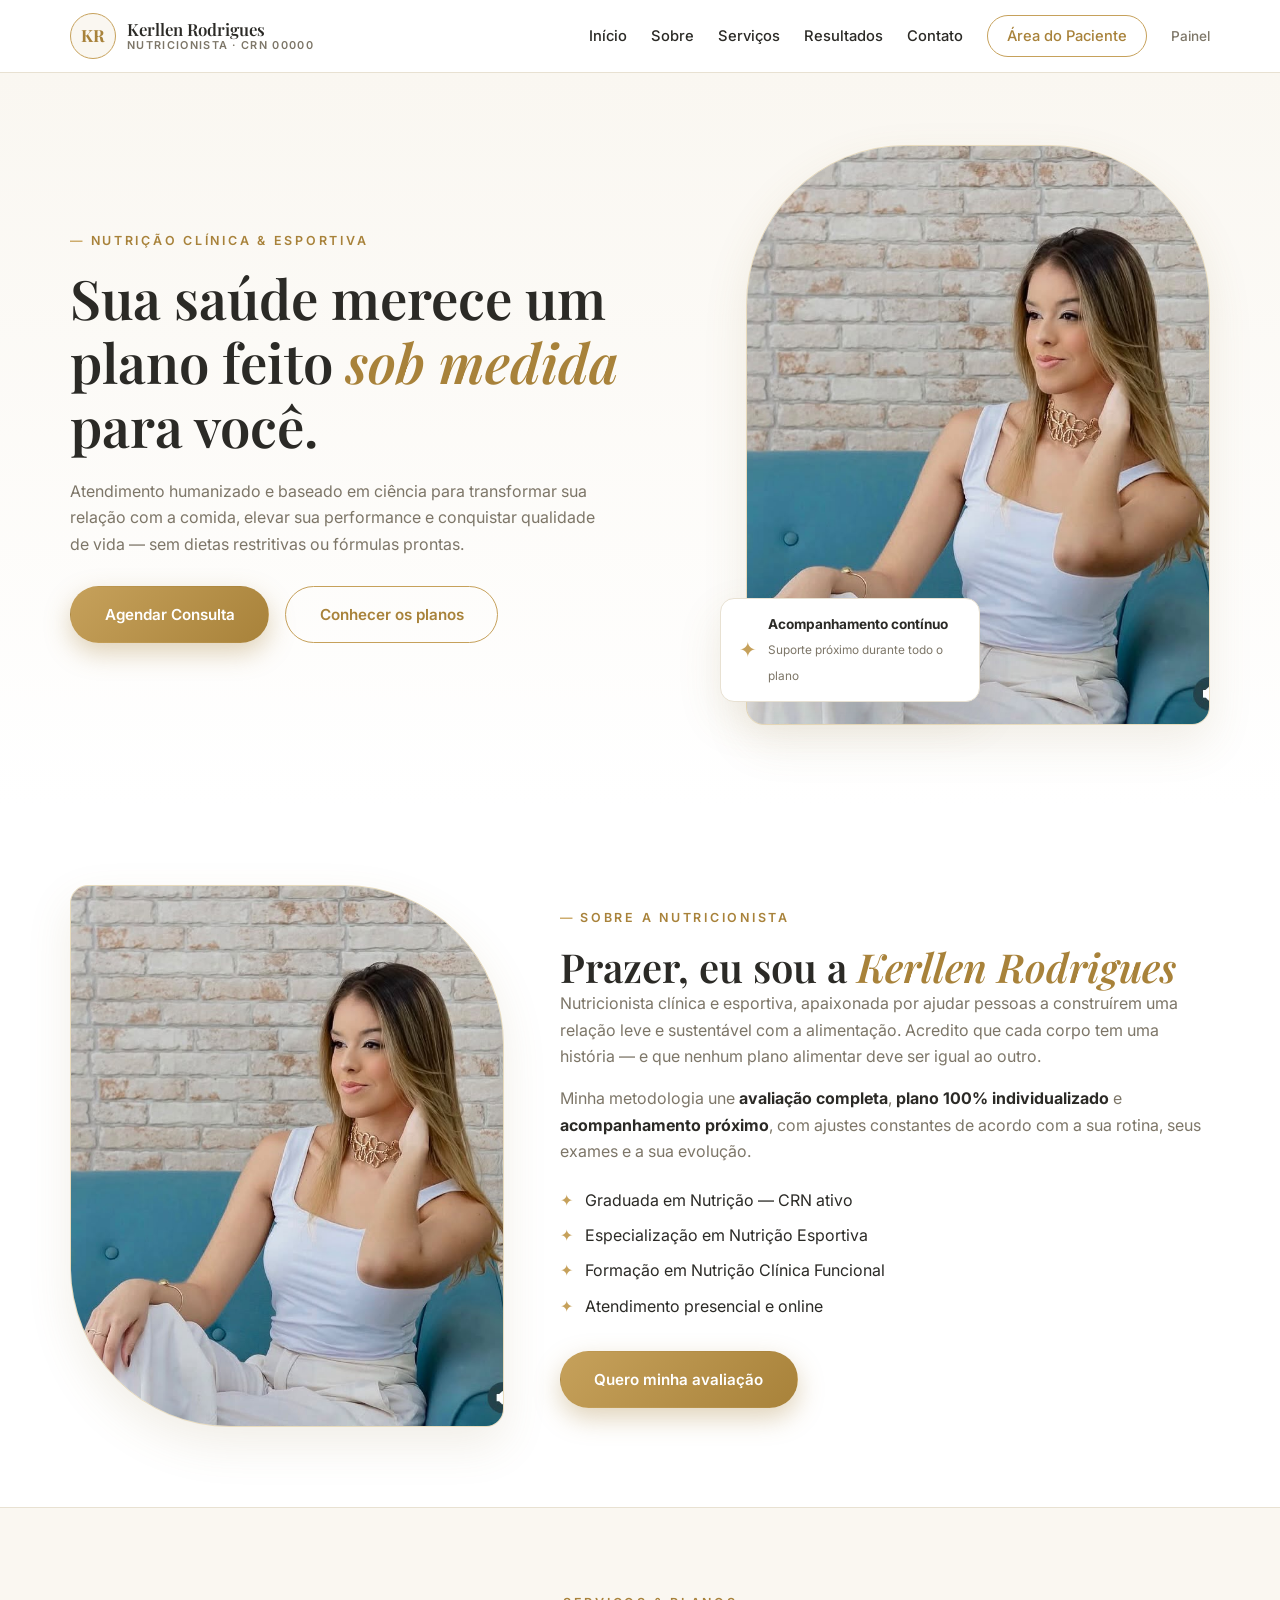
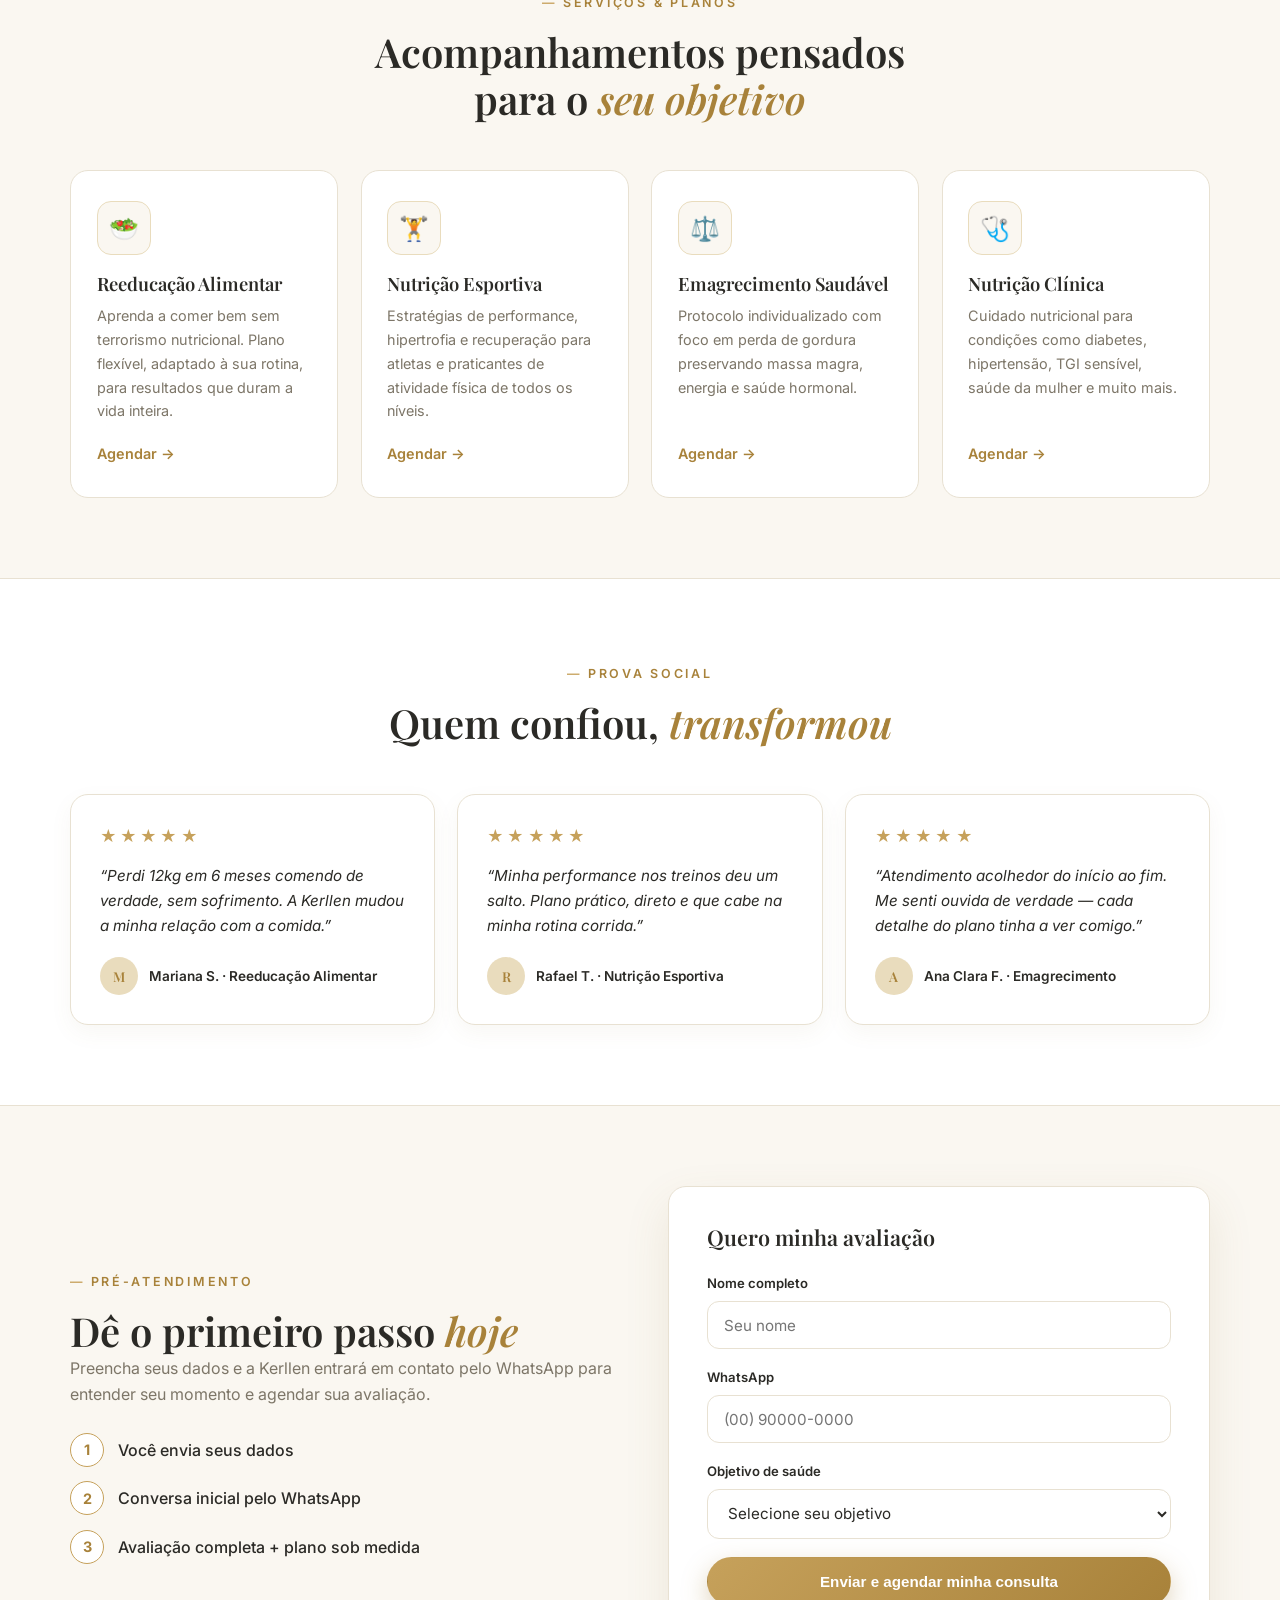
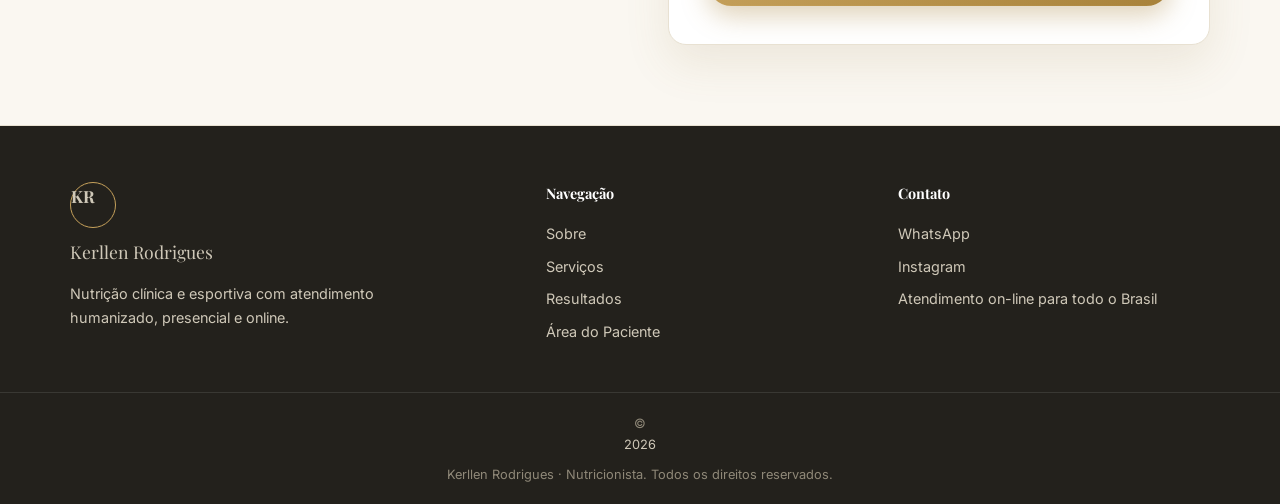
<file: index.html>
<!DOCTYPE html>
<html lang="pt-BR">
<head>
  <meta charset="UTF-8">
  <meta name="viewport" content="width=device-width, initial-scale=1.0">
  <title>Kerllen Rodrigues · Nutrição Clínica e Esportiva</title>
  <meta name="description" content="Nutrição clínica e esportiva personalizada. Agende sua avaliação com a nutricionista Kerllen Rodrigues.">
  <link rel="preconnect" href="https://fonts.googleapis.com">
  <link rel="preconnect" href="https://fonts.gstatic.com" crossorigin>
  <link href="https://fonts.googleapis.com/css2?family=Playfair+Display:ital,wght@0,400;0,500;0,600;0,700;1,400&family=Inter:wght@300;400;500;600;700&display=swap" rel="stylesheet">
  <link rel="stylesheet" href="css/style.css">
</head>
<body>

  <!-- ===== HEADER ===== -->
  <header class="header" id="header">
    <div class="container header__inner">
      <a href="#inicio" class="logo">
        <span class="logo__mark">KR</span>
        <span class="logo__text">Kerllen Rodrigues<em>Nutricionista · CRN 00000</em></span>
      </a>
      <nav class="nav" id="nav">
        <a href="#inicio">Início</a>
        <a href="#sobre">Sobre</a>
        <a href="#servicos">Serviços</a>
        <a href="#depoimentos">Resultados</a>
        <a href="#contato">Contato</a>
        <a href="anamnese.html" class="nav__patient">Área do Paciente</a>
        <a href="login.html" class="nav__panel">Painel</a>
      </nav>
      <button class="hamburger" id="hamburger" aria-label="Abrir menu">
        <span></span><span></span><span></span>
      </button>
    </div>
  </header>

  <!-- ===== HERO ===== -->
  <section class="hero" id="inicio">
    <div class="container hero__grid">
      <div class="hero__content reveal">
        <span class="eyebrow">Nutrição Clínica &amp; Esportiva</span>
        <h1>Sua saúde merece um plano feito <em>sob medida</em> para você.</h1>
        <p>Atendimento humanizado e baseado em ciência para transformar sua relação com a comida, elevar sua performance e conquistar qualidade de vida — sem dietas restritivas ou fórmulas prontas.</p>
        <div class="hero__actions">
          <a href="#contato" class="btn btn--gold">Agendar Consulta</a>
          <a href="#servicos" class="btn btn--ghost">Conhecer os planos</a>
        </div>

      </div>
      <div class="hero__photo reveal">
        <div class="photo-frame">
          <img src="assets/kerllen.jpg" alt="Nutricionista Kerllen Rodrigues" onerror="this.closest('.photo-frame').classList.add('photo-frame--missing')">
          <div class="photo-frame__fallback"><span>KR</span><small>adicione a foto em<br>assets/kerllen.jpg</small></div>
        </div>
        <div class="hero__card">
          <span class="hero__card-icon">✦</span>
          <div><strong>Acompanhamento contínuo</strong><small>Suporte próximo durante todo o plano</small></div>
        </div>
      </div>
    </div>
  </section>

  <!-- ===== SOBRE ===== -->
  <section class="section sobre" id="sobre">
    <div class="container sobre__grid">
      <div class="sobre__photo reveal">
        <div class="photo-frame photo-frame--alt">
          <img src="assets/kerllen.jpg" alt="Kerllen Rodrigues em consultório" onerror="this.closest('.photo-frame').classList.add('photo-frame--missing')">
          <div class="photo-frame__fallback"><span>KR</span><small>adicione a foto em<br>assets/kerllen.jpg</small></div>
        </div>
      </div>
      <div class="sobre__content reveal">
        <span class="eyebrow">Sobre a Nutricionista</span>
        <h2>Prazer, eu sou a <em>Kerllen Rodrigues</em></h2>
        <p>Nutricionista clínica e esportiva, apaixonada por ajudar pessoas a construírem uma relação leve e sustentável com a alimentação. Acredito que cada corpo tem uma história — e que nenhum plano alimentar deve ser igual ao outro.</p>
        <p>Minha metodologia une <strong>avaliação completa</strong>, <strong>plano 100% individualizado</strong> e <strong>acompanhamento próximo</strong>, com ajustes constantes de acordo com a sua rotina, seus exames e a sua evolução.</p>
        <ul class="sobre__list">
          <li><span>✦</span> Graduada em Nutrição — CRN ativo</li>
          <li><span>✦</span> Especialização em Nutrição Esportiva</li>
          <li><span>✦</span> Formação em Nutrição Clínica Funcional</li>
          <li><span>✦</span> Atendimento presencial e online</li>
        </ul>
        <a href="anamnese.html" class="btn btn--gold">Quero minha avaliação</a>
      </div>
    </div>
  </section>

  <!-- ===== SERVIÇOS ===== -->
  <section class="section section--beige" id="servicos">
    <div class="container">
      <div class="section__head reveal">
        <span class="eyebrow">Serviços &amp; Planos</span>
        <h2>Acompanhamentos pensados para o <em>seu objetivo</em></h2>
      </div>
      <div class="cards">
        <article class="card reveal">
          <div class="card__icon">🥗</div>
          <h3>Reeducação Alimentar</h3>
          <p>Aprenda a comer bem sem terrorismo nutricional. Plano flexível, adaptado à sua rotina, para resultados que duram a vida inteira.</p>
          <a href="#contato" class="card__link">Agendar →</a>
        </article>
        <article class="card reveal">
          <div class="card__icon">🏋️</div>
          <h3>Nutrição Esportiva</h3>
          <p>Estratégias de performance, hipertrofia e recuperação para atletas e praticantes de atividade física de todos os níveis.</p>
          <a href="#contato" class="card__link">Agendar →</a>
        </article>
        <article class="card reveal">
          <div class="card__icon">⚖️</div>
          <h3>Emagrecimento Saudável</h3>
          <p>Protocolo individualizado com foco em perda de gordura preservando massa magra, energia e saúde hormonal.</p>
          <a href="#contato" class="card__link">Agendar →</a>
        </article>
        <article class="card reveal">
          <div class="card__icon">🩺</div>
          <h3>Nutrição Clínica</h3>
          <p>Cuidado nutricional para condições como diabetes, hipertensão, TGI sensível, saúde da mulher e muito mais.</p>
          <a href="#contato" class="card__link">Agendar →</a>
        </article>
      </div>
    </div>
  </section>

  <!-- ===== DEPOIMENTOS ===== -->
  <section class="section" id="depoimentos">
    <div class="container">
      <div class="section__head reveal">
        <span class="eyebrow">Prova Social</span>
        <h2>Quem confiou, <em>transformou</em></h2>
      </div>

      <div class="testimonials">
        <figure class="testimonial reveal">
          <div class="testimonial__stars">★★★★★</div>
          <blockquote>“Perdi 12kg em 6 meses comendo de verdade, sem sofrimento. A Kerllen mudou a minha relação com a comida.”</blockquote>
          <figcaption><span class="testimonial__avatar">M</span> Mariana S. · Reeducação Alimentar</figcaption>
        </figure>
        <figure class="testimonial reveal">
          <div class="testimonial__stars">★★★★★</div>
          <blockquote>“Minha performance nos treinos deu um salto. Plano prático, direto e que cabe na minha rotina corrida.”</blockquote>
          <figcaption><span class="testimonial__avatar">R</span> Rafael T. · Nutrição Esportiva</figcaption>
        </figure>
        <figure class="testimonial reveal">
          <div class="testimonial__stars">★★★★★</div>
          <blockquote>“Atendimento acolhedor do início ao fim. Me senti ouvida de verdade — cada detalhe do plano tinha a ver comigo.”</blockquote>
          <figcaption><span class="testimonial__avatar">A</span> Ana Clara F. · Emagrecimento</figcaption>
        </figure>
      </div>
    </div>
  </section>

  <!-- ===== LEAD / CONTATO ===== -->
  <section class="section section--beige" id="contato">
    <div class="container lead__grid">
      <div class="lead__content reveal">
        <span class="eyebrow">Pré-Atendimento</span>
        <h2>Dê o primeiro passo <em>hoje</em></h2>
        <p>Preencha seus dados e a Kerllen entrará em contato pelo WhatsApp para entender seu momento e agendar sua avaliação.</p>
        <ul class="lead__steps">
          <li><span>1</span> Você envia seus dados</li>
          <li><span>2</span> Conversa inicial pelo WhatsApp</li>
          <li><span>3</span> Avaliação completa + plano sob medida</li>
        </ul>
      </div>
      <form class="lead__form reveal" id="leadForm" novalidate>
        <h3>Quero minha avaliação</h3>
        <div class="field">
          <label for="leadNome">Nome completo</label>
          <input type="text" id="leadNome" name="nome" placeholder="Seu nome" required>
        </div>
        <div class="field">
          <label for="leadZap">WhatsApp</label>
          <input type="tel" id="leadZap" name="whatsapp" placeholder="(00) 90000-0000" required>
        </div>
        <div class="field">
          <label for="leadObjetivo">Objetivo de saúde</label>
          <select id="leadObjetivo" name="objetivo" required>
            <option value="" disabled selected>Selecione seu objetivo</option>
            <option>Emagrecimento</option>
            <option>Ganho de massa muscular</option>
            <option>Reeducação alimentar</option>
            <option>Performance esportiva</option>
            <option>Saúde e bem-estar geral</option>
            <option>Outro</option>
          </select>
        </div>
        <button type="submit" class="btn btn--gold btn--full">Enviar e agendar minha consulta</button>
        <p class="lead__ok" id="leadOk" hidden>✦ Recebido! Em instantes você será direcionado ao WhatsApp.</p>
      </form>
    </div>
  </section>

  <!-- ===== FOOTER ===== -->
  <footer class="footer">
    <div class="container footer__grid">
      <div>
        <a href="#inicio" class="logo logo--footer"><span class="logo__mark">KR</span> Kerllen Rodrigues</a>
        <p>Nutrição clínica e esportiva com atendimento humanizado, presencial e online.</p>
      </div>
      <div>
        <h4>Navegação</h4>
        <a href="#sobre">Sobre</a>
        <a href="#servicos">Serviços</a>
        <a href="#depoimentos">Resultados</a>
        <a href="anamnese.html">Área do Paciente</a>
      </div>
      <div>
        <h4>Contato</h4>
        <a href="#" id="footerZap">WhatsApp</a>
        <a href="#" target="_blank" rel="noopener">Instagram</a>
        <span>Atendimento on-line para todo o Brasil</span>
      </div>
    </div>
    <div class="footer__bar">© <span id="year"></span> Kerllen Rodrigues · Nutricionista. Todos os direitos reservados.</div>
  </footer>

  <script src="js/supabase.js"></script>
  <script src="js/main.js"></script>
</body>
</html>
</file>
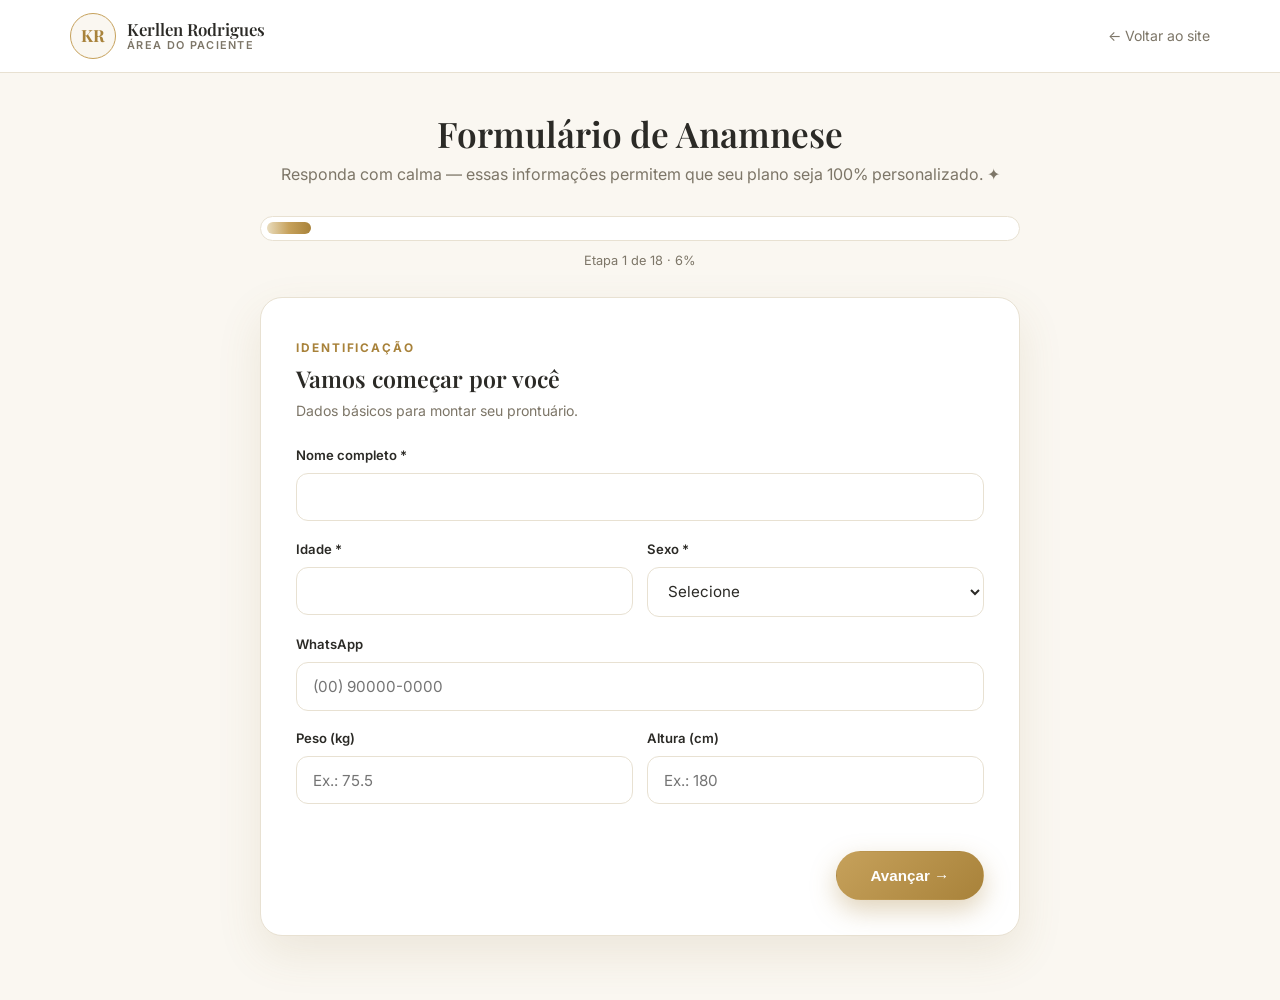
<file: anamnese.html>
<!DOCTYPE html>
<html lang="pt-BR">
<head>
  <meta charset="UTF-8">
  <meta name="viewport" content="width=device-width, initial-scale=1.0">
  <title>Anamnese · Kerllen Rodrigues Nutrição</title>
  <link rel="preconnect" href="https://fonts.googleapis.com">
  <link rel="preconnect" href="https://fonts.gstatic.com" crossorigin>
  <link href="https://fonts.googleapis.com/css2?family=Playfair+Display:wght@500;600;700&family=Inter:wght@300;400;500;600;700&display=swap" rel="stylesheet">
  <link rel="stylesheet" href="css/style.css">
  <link rel="stylesheet" href="css/app.css">
</head>
<body class="app-body">

  <header class="mini-header">
    <div class="container">
      <a href="index.html" class="logo">
        <span class="logo__mark">KR</span>
        <span class="logo__text">Kerllen Rodrigues<em>Área do Paciente</em></span>
      </a>
      <a href="index.html" class="back">← Voltar ao site</a>
    </div>
  </header>

  <div class="anamnese-wrap">
    <div class="anamnese-head">
      <h1>Formulário de Anamnese</h1>
      <p>Responda com calma — essas informações permitem que seu plano seja 100% personalizado. ✦</p>
    </div>

    <div class="progress"><div class="progress__bar" id="progressBar"></div></div>
    <p class="progress__label" id="progressLabel">Etapa 1</p>

    <form class="step-card" id="anamneseForm" novalidate>

      <section class="step" data-step="identificacao">
        <span class="step__tag">Identificação</span>
        <h2>Vamos começar por você</h2>
        <p class="step__hint">Dados básicos para montar seu prontuário.</p>
        <div class="field"><label>Nome completo *</label><input name="nome" required></div>
        <div class="field-row">
          <div class="field"><label>Idade *</label><input name="idade" type="number" min="1" max="120" required></div>
          <div class="field"><label>Sexo *</label>
            <select name="sexo" id="campoSexo" required>
              <option value="" disabled selected>Selecione</option>
              <option value="feminino">Feminino</option>
              <option value="masculino">Masculino</option>
            </select>
          </div>
        </div>
        <div class="field"><label>WhatsApp</label><input name="telefone" placeholder="(00) 90000-0000"></div>
        <div class="field-row">
          <div class="field"><label>Peso (kg)</label><input name="peso" type="number" step="0.1" min="1" placeholder="Ex.: 75.5"></div>
          <div class="field"><label>Altura (cm)</label><input name="altura" type="number" step="0.1" min="50" max="250" placeholder="Ex.: 180"></div>
        </div>
      </section>

      <section class="step" data-step="origem">
        <span class="step__tag">Etapa 1</span>
        <h2>Como você me conheceu?</h2>
        <div class="radio-group">
          <label><input type="radio" name="origem" value="Indicação"> Indicação de amigo(a) ou família</label>
          <label><input type="radio" name="origem" value="Instagram"> Instagram</label>
          <label><input type="radio" name="origem" value="Google"> Google / pesquisa na internet</label>
          <label><input type="radio" name="origem" value="Outro profissional"> Indicação de outro profissional de saúde</label>
          <label><input type="radio" name="origem" value="Outro"> Outro</label>
        </div>
      </section>

      <section class="step" data-step="rotina">
        <span class="step__tag">Etapa 2</span>
        <h2>Rotina e hábitos</h2>
        <div class="field-row">
          <div class="field"><label>Horário que acorda</label><input name="acorda" type="time"></div>
          <div class="field"><label>Horário que dorme</label><input name="dorme" type="time"></div>
        </div>
        <div class="field"><label>Horário de trabalho / estudo</label><input name="trabalho" placeholder="Ex.: 8h às 17h, escala 12x36…"></div>
        <div class="field"><label>Descreva brevemente um dia comum seu</label><textarea name="rotinaDia" rows="3" placeholder="Rotina, refeições, deslocamentos…"></textarea></div>
      </section>

      <section class="step" data-step="queixa">
        <span class="step__tag">Etapa 3</span>
        <h2>Queixa principal / objetivo</h2>
        <p class="step__hint">O que te trouxe até aqui?</p>
        <div class="field"><label>Motivo da consulta *</label><textarea name="queixa" rows="4" placeholder="Ex.: quero emagrecer, melhorar disposição, ganhar massa…" required></textarea></div>
      </section>

      <section class="step" data-step="tgi">
        <span class="step__tag">Etapa 4</span>
        <h2>Trato gastrointestinal</h2>
        <div class="field"><label>Como funciona seu intestino?</label>
          <select name="intestino">
            <option value="" disabled selected>Selecione</option>
            <option>Todos os dias, sem dificuldade</option>
            <option>Dia sim, dia não</option>
            <option>2x por semana ou menos (constipação)</option>
            <option>Muito solto / diarreia frequente</option>
          </select>
        </div>
        <p class="step__hint">Você sente com frequência:</p>
        <div class="check-group">
          <label><input type="checkbox" name="tgi" value="Azia / queimação"> Azia ou queimação</label>
          <label><input type="checkbox" name="tgi" value="Estufamento"> Estufamento / distensão abdominal</label>
          <label><input type="checkbox" name="tgi" value="Gases"> Excesso de gases</label>
          <label><input type="checkbox" name="tgi" value="Náuseas"> Náuseas</label>
          <label><input type="checkbox" name="tgi" value="Nenhum"> Nenhum desses</label>
        </div>
      </section>

      <section class="step" data-step="sono">
        <span class="step__tag">Etapa 5</span>
        <h2>Sono</h2>
        <div class="field"><label>Quantas horas você dorme por noite?</label>
          <select name="horasSono">
            <option value="" disabled selected>Selecione</option>
            <option>Menos de 5h</option><option>5 a 6h</option><option>7 a 8h</option><option>Mais de 8h</option>
          </select>
        </div>
        <div class="field"><label>Qualidade do sono</label>
          <div class="radio-group radio-group--inline">
            <label><input type="radio" name="qualidadeSono" value="Ótima"> Ótima</label>
            <label><input type="radio" name="qualidadeSono" value="Boa"> Boa</label>
            <label><input type="radio" name="qualidadeSono" value="Ruim"> Ruim</label>
            <label><input type="radio" name="qualidadeSono" value="Péssima"> Péssima</label>
          </div>
        </div>
        <div class="check-group">
          <label><input type="checkbox" name="sonoSintomas" value="Insônia"> Tenho insônia ou dificuldade para pegar no sono</label>
          <label><input type="checkbox" name="sonoSintomas" value="Acordo à noite"> Acordo várias vezes durante a noite</label>
          <label><input type="checkbox" name="sonoSintomas" value="Acordo cansado(a)"> Acordo cansado(a)</label>
        </div>
      </section>

      <section class="step" data-step="ansiedade">
        <span class="step__tag">Etapa 6</span>
        <h2>Ansiedade e estresse</h2>
        <div class="field"><label>Como você percebe seu nível de estresse/ansiedade?</label>
          <div class="radio-group radio-group--inline">
            <label><input type="radio" name="ansiedade" value="Baixo"> Baixo</label>
            <label><input type="radio" name="ansiedade" value="Moderado"> Moderado</label>
            <label><input type="radio" name="ansiedade" value="Alto"> Alto</label>
            <label><input type="radio" name="ansiedade" value="Muito alto"> Muito alto</label>
          </div>
        </div>
        <div class="field"><label>Em quais momentos você sente mais vontade de "descontar na comida"?</label><textarea name="compulsao" rows="3" placeholder="Ex.: à noite, fins de semana, após o trabalho…"></textarea></div>
      </section>

      <section class="step" data-step="ciclo" data-only-sexo="feminino">
        <span class="step__tag">Etapa 7</span>
        <h2>Ciclo menstrual</h2>
        <div class="field"><label>Seu ciclo é regular?</label>
          <div class="radio-group radio-group--inline">
            <label><input type="radio" name="cicloRegular" value="Sim"> Sim</label>
            <label><input type="radio" name="cicloRegular" value="Não"> Não</label>
            <label><input type="radio" name="cicloRegular" value="Não menstruo"> Não menstruo</label>
          </div>
        </div>
        <div class="check-group">
          <label><input type="checkbox" name="tpm" value="TPM intensa"> TPM intensa</label>
          <label><input type="checkbox" name="tpm" value="Cólicas fortes"> Cólicas fortes</label>
          <label><input type="checkbox" name="tpm" value="Compulsão na TPM"> Mais compulsão alimentar na TPM</label>
          <label><input type="checkbox" name="tpm" value="Inchaço"> Inchaço / retenção</label>
        </div>
        <div class="field"><label>Usa anticoncepcional? Qual?</label><input name="anticoncepcional" placeholder="Ex.: pílula, DIU, nenhum…"></div>
      </section>

      <section class="step" data-step="cabelo">
        <span class="step__tag">Etapa 8</span>
        <h2>Cabelo, pele e unhas</h2>
        <div class="check-group">
          <label><input type="checkbox" name="cpu" value="Queda de cabelo"> Queda de cabelo</label>
          <label><input type="checkbox" name="cpu" value="Unhas frágeis"> Unhas fracas ou quebradiças</label>
          <label><input type="checkbox" name="cpu" value="Pele seca"> Pele muito seca</label>
          <label><input type="checkbox" name="cpu" value="Acne"> Acne frequente</label>
          <label><input type="checkbox" name="cpu" value="Nenhum"> Nenhuma queixa</label>
        </div>
      </section>

      <section class="step" data-step="intolerancias">
        <span class="step__tag">Etapa 9</span>
        <h2>Intolerâncias alimentares</h2>
        <div class="check-group">
          <label><input type="checkbox" name="intolerancia" value="Lactose"> Lactose</label>
          <label><input type="checkbox" name="intolerancia" value="Glúten"> Glúten</label>
          <label><input type="checkbox" name="intolerancia" value="Frutose"> Frutose</label>
          <label><input type="checkbox" name="intolerancia" value="Nenhuma"> Nenhuma conhecida</label>
        </div>
        <div class="field"><label>Outras intolerâncias ou alimentos que fazem mal</label><input name="intoleranciaOutros" placeholder="Descreva, se houver"></div>
      </section>

      <section class="step" data-step="alergias">
        <span class="step__tag">Etapa 10</span>
        <h2>Alergias alimentares</h2>
        <div class="field"><label>Possui alguma alergia alimentar diagnosticada?</label>
          <div class="radio-group radio-group--inline">
            <label><input type="radio" name="temAlergia" value="Sim"> Sim</label>
            <label><input type="radio" name="temAlergia" value="Não"> Não</label>
          </div>
        </div>
        <div class="field"><label>Se sim, quais?</label><input name="alergias" placeholder="Ex.: camarão, amendoim, ovo…"></div>
      </section>

      <section class="step" data-step="suplementos">
        <span class="step__tag">Etapa 11</span>
        <h2>Uso de suplementos</h2>
        <div class="field"><label>Utiliza algum suplemento atualmente?</label><textarea name="suplementos" rows="3" placeholder="Ex.: whey após o treino, creatina 5g pela manhã…"></textarea></div>
      </section>

      <section class="step" data-step="medicamentos">
        <span class="step__tag">Etapa 12</span>
        <h2>Medicamentos de uso contínuo</h2>
        <div class="field"><label>Utiliza medicamentos contínuos? Quais e para quê?</label><textarea name="medicamentos" rows="3" placeholder="Ex.: losartana para pressão, 1x ao dia…"></textarea></div>
      </section>

      <section class="step" data-step="emagrecimento-med">
        <span class="step__tag">Etapa 13</span>
        <h2>Medicamentos para controle de peso</h2>
        <p class="step__hint">Essa informação ajuda na estratégia nutricional. Não recomendamos nem orientamos uso de medicamentos — apenas registramos o que você já utiliza com acompanhamento médico.</p>
        <div class="field">
          <label>Você faz uso (ou já usou) de algum medicamento para emagrecimento ou controle da glicemia?</label>
          <div class="radio-group radio-group--inline">
            <label><input type="radio" name="usaMedEmagrecimento" value="Sim" id="medEmagSim"> Sim</label>
            <label><input type="radio" name="usaMedEmagrecimento" value="Não" id="medEmagNao"> Não</label>
          </div>
        </div>
        <div id="medEmagDetalhes" hidden>
          <p class="step__hint"><strong>Qual medicamento?</strong> Toque na canetinha correspondente (pode marcar mais de um):</p>
          <div class="med-pens" id="medPens"></div>
          <input type="hidden" name="medEmagrecimentoNome" id="medEmagrecimentoNome" value="">
          <div class="field" id="medOutroWrap" hidden>
            <label>Qual outro medicamento?</label>
            <input name="medEmagrecimentoOutro" id="medEmagrecimentoOutro" placeholder="Nome do medicamento">
          </div>
          <div class="field">
            <label>Há quanto tempo iniciou o tratamento?</label>
            <input name="medEmagrecimentoTempo" placeholder="Ex.: 3 meses, 1 ano…">
          </div>
          <div class="field">
            <label>Qual a dose atual? (se souber)</label>
            <input name="medEmagrecimentoDose" placeholder="Ex.: 0,5 mg, 2,5 mg, 5 mg…">
          </div>
          <div class="field">
            <label>O medicamento foi prescrito por um médico?</label>
            <div class="radio-group radio-group--inline">
              <label><input type="radio" name="medEmagrecimentoPrescrito" value="Sim"> Sim</label>
              <label><input type="radio" name="medEmagrecimentoPrescrito" value="Não"> Não</label>
              <label><input type="radio" name="medEmagrecimentoPrescrito" value="Não sei"> Não sei</label>
            </div>
          </div>
          <div class="field">
            <label>Principal objetivo do tratamento</label>
            <select name="medEmagrecimentoObjetivo">
              <option value="" disabled selected>Selecione</option>
              <option>Emagrecimento</option>
              <option>Diabetes / controle da glicemia</option>
              <option>Resistência à insulina</option>
              <option>Outro</option>
            </select>
          </div>
          <p class="step__hint">Apresenta algum efeito colateral?</p>
          <div class="check-group">
            <label><input type="checkbox" name="medEmagrecimentoEfeitos" value="Náuseas"> Náuseas</label>
            <label><input type="checkbox" name="medEmagrecimentoEfeitos" value="Vômitos"> Vômitos</label>
            <label><input type="checkbox" name="medEmagrecimentoEfeitos" value="Refluxo"> Refluxo</label>
            <label><input type="checkbox" name="medEmagrecimentoEfeitos" value="Constipação"> Constipação</label>
            <label><input type="checkbox" name="medEmagrecimentoEfeitos" value="Diarreia"> Diarreia</label>
            <label><input type="checkbox" name="medEmagrecimentoEfeitos" value="Perda excessiva de apetite"> Perda excessiva de apetite</label>
            <label><input type="checkbox" name="medEmagrecimentoEfeitos" value="Tontura"> Tontura</label>
            <label><input type="checkbox" name="medEmagrecimentoEfeitos" value="Fraqueza"> Fraqueza</label>
            <label><input type="checkbox" name="medEmagrecimentoEfeitos" value="Nenhum"> Nenhum desses</label>
          </div>
          <div class="field">
            <label>Consegue realizar as refeições normalmente?</label>
            <div class="radio-group radio-group--inline">
              <label><input type="radio" name="medEmagrecimentoRefeicoes" value="Sim"> Sim</label>
              <label><input type="radio" name="medEmagrecimentoRefeicoes" value="Com dificuldade"> Com dificuldade</label>
              <label><input type="radio" name="medEmagrecimentoRefeicoes" value="Não"> Não</label>
            </div>
          </div>
        </div>
      </section>

      <section class="step" data-step="familia">
        <span class="step__tag">Etapa 14</span>
        <h2>Histórico familiar</h2>
        <p class="step__hint">Marque as condições presentes em pais, irmãos ou avós:</p>
        <div class="check-group">
          <label><input type="checkbox" name="familia" value="Diabetes"> Diabetes</label>
          <label><input type="checkbox" name="familia" value="Hipertensão"> Hipertensão (pressão alta)</label>
          <label><input type="checkbox" name="familia" value="Obesidade"> Obesidade</label>
          <label><input type="checkbox" name="familia" value="Colesterol alto"> Colesterol / triglicerídeos altos</label>
          <label><input type="checkbox" name="familia" value="Doenças cardíacas"> Doenças cardíacas</label>
          <label><input type="checkbox" name="familia" value="Câncer"> Câncer</label>
          <label><input type="checkbox" name="familia" value="Nenhum"> Nenhuma dessas</label>
        </div>
      </section>

      <section class="step" data-step="hidratacao">
        <span class="step__tag">Etapa 15</span>
        <h2>Hidratação & Xixímetro</h2>
        <div class="field"><label>Quanta água você bebe por dia, em média?</label>
          <select name="agua">
            <option value="" disabled selected>Selecione</option>
            <option>Menos de 500ml</option><option>500ml a 1L</option><option>1L a 2L</option>
            <option>2L a 3L</option><option>Mais de 3L</option>
          </select>
        </div>
        <p class="step__hint"><strong>Xixímetro:</strong> clique na cor que mais se parece com a sua urina no dia a dia.</p>
        <div class="xiximetro" id="xiximetro"></div>
        <p class="xixi-feedback" id="xixiFeedback" hidden></p>
        <div class="check-group">
          <label><input type="checkbox" name="hidraSintomas" value="Sede excessiva"> Sede excessiva</label>
          <label><input type="checkbox" name="hidraSintomas" value="Dores de cabeça"> Dores de cabeça frequentes</label>
          <label><input type="checkbox" name="hidraSintomas" value="Boca seca"> Boca seca</label>
          <label><input type="checkbox" name="hidraSintomas" value="Urina com odor forte"> Urina com odor forte</label>
        </div>
      </section>

      <section class="step" data-step="alcool">
        <span class="step__tag">Etapa 16</span>
        <h2>Consumo de álcool</h2>
        <div class="field"><label>Com que frequência você bebe?</label>
          <select name="alcoolFreq">
            <option value="" disabled selected>Selecione</option>
            <option>Não bebo</option><option>Raramente (ocasiões especiais)</option>
            <option>1x por semana</option><option>2 a 3x por semana</option><option>Quase todos os dias</option>
          </select>
        </div>
        <div class="field"><label>O que costuma beber e em que quantidade?</label><input name="alcoolTipo" placeholder="Ex.: cerveja aos fins de semana, vinho…"></div>
      </section>

      <section class="step" data-step="tabaco">
        <span class="step__tag">Etapa 17</span>
        <h2>Cigarro / tabaco</h2>
        <div class="radio-group">
          <label><input type="radio" name="tabaco" value="Não fumo"> Não fumo</label>
          <label><input type="radio" name="tabaco" value="Fumo socialmente"> Fumo socialmente</label>
          <label><input type="radio" name="tabaco" value="Fumo diariamente"> Fumo diariamente</label>
          <label><input type="radio" name="tabaco" value="Vape / cigarro eletrônico"> Uso vape / cigarro eletrônico</label>
          <label><input type="radio" name="tabaco" value="Ex-fumante"> Ex-fumante</label>
        </div>
      </section>

      <section class="step" data-step="treino">
        <span class="step__tag">Etapa 18</span>
        <h2>Atividade física semanal</h2>
        <div class="field"><label>Qual(is) modalidade(s) você pratica?</label><input name="modalidade" placeholder="Ex.: musculação, corrida, crossfit, nenhuma…"></div>
        <p class="step__hint">Preencha sua grade semanal (deixe em branco os dias de descanso):</p>
        <div class="week-grid" id="weekGrid"></div>
      </section>

      <div class="step-nav">
        <button type="button" class="btn btn--ghost btn--back" id="btnVoltar">← Voltar</button>
        <button type="button" class="btn btn--gold" id="btnAvancar">Avançar →</button>
      </div>
    </form>

    <div class="step-card success" id="successCard" hidden>
      <div class="success__icon">✓</div>
      <h2>Anamnese enviada!</h2>
      <p>Obrigada por responder com carinho. A Kerllen vai analisar cada detalhe antes da sua consulta para preparar um plano totalmente personalizado. ✦</p>
      <a href="index.html" class="btn btn--gold">Voltar ao site</a>
    </div>
  </div>

  <script src="js/supabase.js"></script>
  <script src="js/anamnese.js"></script>
</body>
</html>
</file>
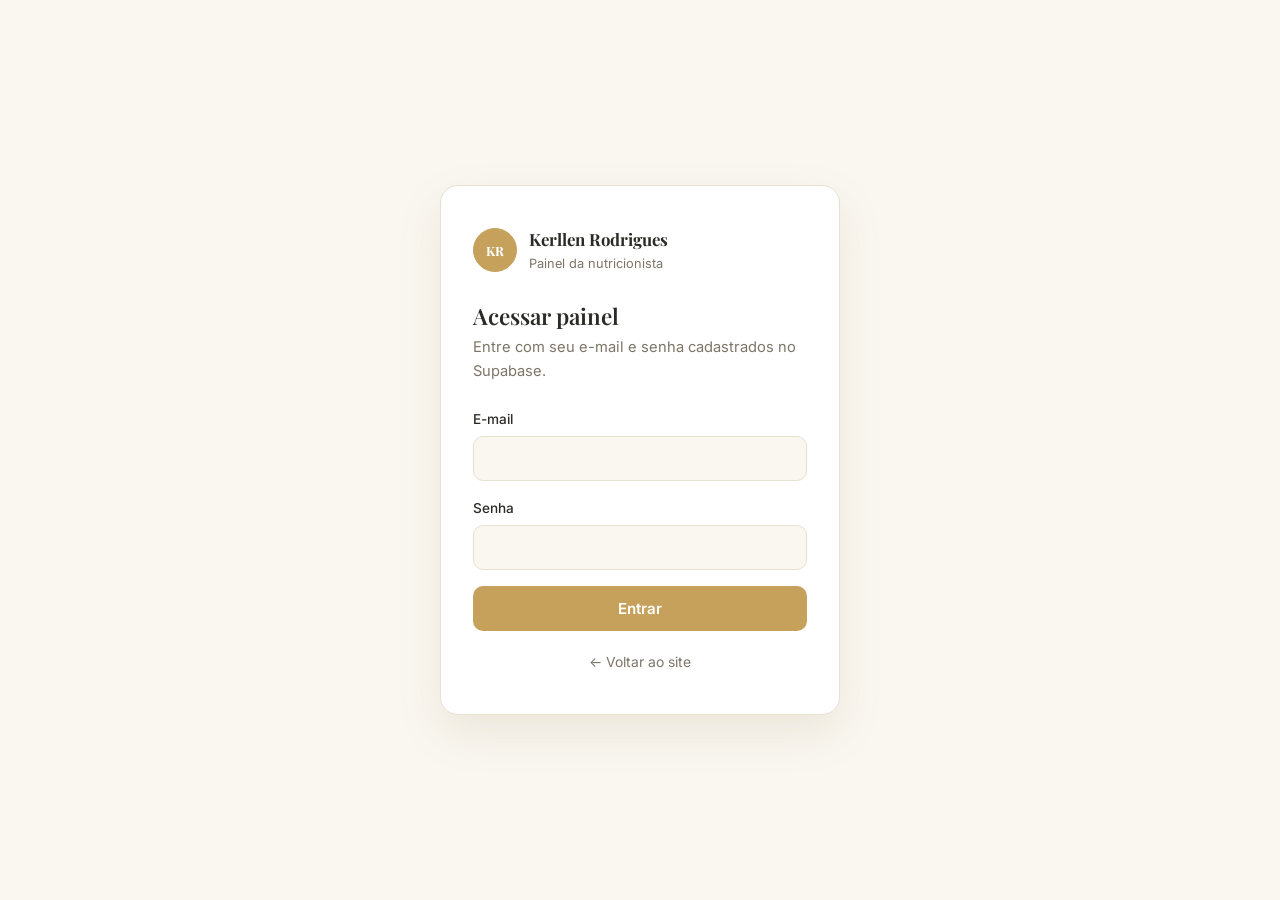
<file: login.html>
<!DOCTYPE html>
<html lang="pt-BR">
<head>
  <meta charset="UTF-8">
  <meta name="viewport" content="width=device-width, initial-scale=1.0">
  <title>Login · Painel · Kerllen Rodrigues Nutrição</title>
  <link rel="preconnect" href="https://fonts.googleapis.com">
  <link rel="preconnect" href="https://fonts.gstatic.com" crossorigin>
  <link href="https://fonts.googleapis.com/css2?family=Playfair+Display:ital,wght@0,400;0,500;0,600;0,700;1,400&family=Inter:wght@300;400;500;600;700&display=swap" rel="stylesheet">
  <link rel="stylesheet" href="css/style.css">
  <style>
    .login-page {
      min-height: 100vh;
      display: flex; align-items: center; justify-content: center;
      background: var(--off);
      padding: 24px;
    }
    .login-card {
      width: min(400px, 100%);
      background: var(--white);
      border-radius: var(--radius);
      box-shadow: var(--shadow);
      padding: 40px 32px;
      border: 1px solid var(--line);
    }
    .login-logo {
      display: flex; align-items: center; gap: 12px; margin-bottom: 28px;
    }
    .login-logo .logo__mark {
      width: 44px; height: 44px; border-radius: 50%;
      background: var(--gold); color: var(--white);
      display: flex; align-items: center; justify-content: center;
      font-family: var(--serif); font-weight: 700;
    }
    .login-logo strong { display: block; font-family: var(--serif); font-size: 1.05rem; }
    .login-logo span { display: block; font-size: .8rem; color: var(--muted); }
    .login-card h1 { font-size: 1.4rem; margin-bottom: 6px; }
    .login-card p.sub { color: var(--muted); font-size: .92rem; margin-bottom: 24px; }
    .login-field { margin-bottom: 16px; }
    .login-field label { display: block; font-size: .85rem; margin-bottom: 6px; color: var(--ink); font-weight: 500; }
    .login-field input {
      width: 100%; padding: 12px 14px; border: 1px solid var(--line);
      border-radius: 10px; font-family: var(--sans); font-size: .95rem; background: var(--off);
    }
    .login-field input:focus { outline: none; border-color: var(--gold); background: var(--white); }
    .login-error {
      background: #fbeaea; color: #a13c3c; border: 1px solid #f0caca;
      border-radius: 10px; padding: 10px 14px; font-size: .87rem; margin-bottom: 16px;
    }
    .btn-login {
      width: 100%; padding: 13px; border: none; border-radius: 10px;
      background: var(--gold); color: var(--white); font-family: var(--sans);
      font-weight: 600; font-size: .95rem; cursor: pointer; transition: background .2s;
    }
    .btn-login:hover { background: var(--gold-dark); }
    .btn-login:disabled { opacity: .6; cursor: not-allowed; }
    .login-back { display: block; text-align: center; margin-top: 20px; font-size: .87rem; color: var(--muted); }
    .login-back:hover { color: var(--gold-dark); }
  </style>
</head>
<body>

  <div class="login-page">
    <div class="login-card">
      <div class="login-logo">
        <span class="logo__mark">KR</span>
        <div>
          <strong>Kerllen Rodrigues</strong>
          <span>Painel da nutricionista</span>
        </div>
      </div>

      <h1>Acessar painel</h1>
      <p class="sub">Entre com seu e-mail e senha cadastrados no Supabase.</p>

      <div class="login-error" id="loginError" hidden></div>

      <form id="loginForm">
        <div class="login-field">
          <label for="email">E-mail</label>
          <input type="email" id="email" name="email" required autocomplete="username">
        </div>
        <div class="login-field">
          <label for="password">Senha</label>
          <input type="password" id="password" name="password" required autocomplete="current-password">
        </div>
        <button type="submit" class="btn-login" id="btnLogin">Entrar</button>
      </form>

      <a href="index.html" class="login-back">← Voltar ao site</a>
    </div>
  </div>

  <script src="js/supabase.js"></script>
  <script>
    const form = document.getElementById("loginForm");
    const errBox = document.getElementById("loginError");
    const btn = document.getElementById("btnLogin");

    /* Aviso quando o painel devolveu a usuária pra cá por sessão vencida */
    if (new URLSearchParams(location.search).get("motivo") === "expirada") {
      errBox.textContent = "Sua sessão expirou. Entre novamente para continuar.";
      errBox.hidden = false;
    }

    /* Descarta sessão vencida sem renovação possível (evita ida e volta com o painel) */
    const sessao = sb.getSession();
    if (sessao && sessao.expires_at && Date.now() > sessao.expires_at && !sessao.refresh_token) {
      localStorage.removeItem("kr_session");
    } else if (sessao) {
      window.location.href = "painel.html";
    }

    form.addEventListener("submit", async (e) => {
      e.preventDefault();
      errBox.hidden = true;
      btn.disabled = true; btn.textContent = "Entrando...";
      try {
        await sb.signIn(form.email.value.trim(), form.password.value);
        window.location.href = "painel.html";
      } catch (err) {
        errBox.textContent = err.message || "Não foi possível entrar. Confira e-mail e senha.";
        errBox.hidden = false;
        btn.disabled = false; btn.textContent = "Entrar";
      }
    });
  </script>
</body>
</html>
</file>
<file: css/style.css>
/* ============================================================
   Kerllen Rodrigues · Nutrição — estilos globais + landing page
   Paleta: branco, dourado, bege/off-white
   ============================================================ */
:root {
  --white: #ffffff;
  --off: #faf7f1;
  --beige: #f4eee2;
  --beige-2: #ece3d0;
  --gold: #c6a15b;
  --gold-dark: #a8823a;
  --gold-soft: #e9dcbd;
  --ink: #2b2a26;
  --muted: #7d7668;
  --line: #e8e1d2;
  --shadow: 0 18px 45px rgba(140, 115, 60, .12);
  --radius: 18px;
  --serif: "Playfair Display", Georgia, serif;
  --sans: "Inter", "Segoe UI", sans-serif;
}

* { margin: 0; padding: 0; box-sizing: border-box; }
html { scroll-behavior: smooth; }
body { font-family: var(--sans); color: var(--ink); background: var(--white); line-height: 1.65; }
img { max-width: 100%; display: block; }
a { text-decoration: none; color: inherit; }
.container { width: min(1140px, 92%); margin-inline: auto; }

h1, h2, h3 { font-family: var(--serif); font-weight: 600; line-height: 1.18; }
h1 { font-size: clamp(2.1rem, 4.6vw, 3.4rem); }
h2 { font-size: clamp(1.7rem, 3.4vw, 2.5rem); }
h1 em, h2 em { font-style: italic; color: var(--gold-dark); }

.eyebrow {
  display: inline-block; font-size: .78rem; font-weight: 600; letter-spacing: .22em;
  text-transform: uppercase; color: var(--gold-dark); margin-bottom: .9rem;
}
.eyebrow::before { content: "— "; color: var(--gold); }

/* ---------- Botões ---------- */
.btn {
  display: inline-block; padding: .95rem 2.1rem; border-radius: 999px;
  font-weight: 600; font-size: .95rem; border: 1.5px solid transparent;
  cursor: pointer; transition: .28s ease; text-align: center;
}
.btn--gold {
  background: linear-gradient(135deg, var(--gold), var(--gold-dark));
  color: #fff; box-shadow: 0 10px 26px rgba(166, 130, 58, .35);
}
.btn--gold:hover { transform: translateY(-2px); box-shadow: 0 14px 32px rgba(166, 130, 58, .45); }
.btn--ghost { border-color: var(--gold); color: var(--gold-dark); background: transparent; }
.btn--ghost:hover { background: var(--gold); color: #fff; }
.btn--full { width: 100%; }

/* ---------- Header ---------- */
.header {
  position: sticky; top: 0; z-index: 60; background: rgba(255,255,255,.92);
  backdrop-filter: blur(10px); border-bottom: 1px solid var(--line); transition: box-shadow .3s;
}
.header--scrolled { box-shadow: 0 6px 24px rgba(0,0,0,.06); }
.header__inner { display: flex; align-items: center; justify-content: space-between; padding: .8rem 0; }

.logo { display: flex; align-items: center; gap: .7rem; }
.logo__mark {
  width: 46px; height: 46px; border-radius: 50%; display: grid; place-items: center;
  font-family: var(--serif); font-weight: 700; font-size: 1.05rem; color: var(--gold-dark);
  border: 1.6px solid var(--gold); background: var(--off);
}
.logo__text { font-family: var(--serif); font-weight: 600; font-size: 1.05rem; line-height: 1.15; display: flex; flex-direction: column; }
.logo__text em { font-family: var(--sans); font-style: normal; font-size: .68rem; letter-spacing: .12em; text-transform: uppercase; color: var(--muted); }

.nav { display: flex; align-items: center; gap: 1.5rem; font-size: .92rem; font-weight: 500; }
.nav a { color: var(--ink); transition: color .2s; }
.nav a:hover { color: var(--gold-dark); }
.nav__patient { padding: .5rem 1.2rem; border: 1.4px solid var(--gold); border-radius: 999px; color: var(--gold-dark) !important; }
.nav__patient:hover { background: var(--gold); color: #fff !important; }
.nav__panel { color: var(--muted) !important; font-size: .85rem; }

.hamburger { display: none; background: none; border: 0; cursor: pointer; padding: .4rem; }
.hamburger span { display: block; width: 24px; height: 2px; background: var(--ink); margin: 5px 0; transition: .3s; }

/* ---------- Hero ---------- */
.hero { background: linear-gradient(180deg, var(--off) 0%, var(--white) 100%); overflow: hidden; }
.hero__grid { display: grid; grid-template-columns: 1.15fr .85fr; gap: 3rem; align-items: center; padding: 4.5rem 0 5rem; }
.hero__content p { margin: 1.2rem 0 1.8rem; color: var(--muted); max-width: 34rem; }
.hero__actions { display: flex; gap: 1rem; flex-wrap: wrap; }
.hero__badges { display: flex; gap: 2.2rem; list-style: none; margin-top: 2.6rem; flex-wrap: wrap; }
.hero__badges li { display: flex; flex-direction: column; }
.hero__badges strong { font-family: var(--serif); font-size: 1.6rem; color: var(--gold-dark); }
.hero__badges span { font-size: .8rem; color: var(--muted); }

.hero__photo { position: relative; }
.photo-frame {
  position: relative; border-radius: 160px 160px var(--radius) var(--radius);
  overflow: hidden; border: 1.6px solid var(--gold-soft); box-shadow: var(--shadow);
  aspect-ratio: 4 / 5; background: var(--beige);
}
.photo-frame--alt { border-radius: var(--radius) 160px var(--radius) 160px; }
.photo-frame img { width: 100%; height: 100%; object-fit: cover; }
.photo-frame__fallback {
  display: none; position: absolute; inset: 0; place-items: center; text-align: center;
  background: linear-gradient(160deg, var(--beige), var(--gold-soft));
}
.photo-frame__fallback span { font-family: var(--serif); font-size: 4rem; color: var(--gold-dark); display: block; }
.photo-frame__fallback small { color: var(--muted); font-size: .75rem; }
.photo-frame--missing img { display: none; }
.photo-frame--missing .photo-frame__fallback { display: grid; align-content: center; gap: .4rem; }

.hero__card {
  position: absolute; bottom: 1.4rem; left: -1.6rem; background: #fff; border: 1px solid var(--line);
  border-radius: 14px; padding: .85rem 1.1rem; display: flex; gap: .7rem; align-items: center;
  box-shadow: var(--shadow); max-width: 260px;
}
.hero__card-icon { color: var(--gold); font-size: 1.3rem; }
.hero__card strong { display: block; font-size: .85rem; }
.hero__card small { color: var(--muted); font-size: .74rem; }

/* ---------- Seções ---------- */
.section { padding: 5rem 0; }
.section--beige { background: var(--off); border-block: 1px solid var(--line); }
.section__head { text-align: center; max-width: 620px; margin: 0 auto 3rem; }

/* Sobre */
.sobre__grid { display: grid; grid-template-columns: .8fr 1.2fr; gap: 3.5rem; align-items: center; }
.sobre__content p { color: var(--muted); margin-bottom: 1rem; }
.sobre__content p strong { color: var(--ink); }
.sobre__list { list-style: none; margin: 1.4rem 0 2rem; display: grid; gap: .55rem; }
.sobre__list span { color: var(--gold); margin-right: .5rem; }

/* Serviços */
.cards { display: grid; grid-template-columns: repeat(4, 1fr); gap: 1.4rem; }
.card {
  background: #fff; border: 1px solid var(--line); border-radius: var(--radius);
  padding: 1.9rem 1.6rem; transition: .3s ease; display: flex; flex-direction: column;
}
.card:hover { transform: translateY(-6px); box-shadow: var(--shadow); border-color: var(--gold-soft); }
.card__icon {
  width: 54px; height: 54px; border-radius: 14px; display: grid; place-items: center;
  font-size: 1.5rem; background: var(--off); border: 1px solid var(--gold-soft); margin-bottom: 1.1rem;
}
.card h3 { font-size: 1.15rem; margin-bottom: .6rem; }
.card p { font-size: .9rem; color: var(--muted); flex: 1; }
.card__link { margin-top: 1.2rem; font-weight: 600; font-size: .9rem; color: var(--gold-dark); }
.card__link:hover { letter-spacing: .03em; }

/* Métricas + depoimentos */
.metrics {
  display: grid; grid-template-columns: repeat(4, 1fr); gap: 1rem; margin-bottom: 3rem;
  background: var(--off); border: 1px solid var(--line); border-radius: var(--radius); padding: 2rem;
}
.metric { text-align: center; }
.metric strong { font-family: var(--serif); font-size: 2.2rem; color: var(--gold-dark); display: block; }
.metric span { font-size: .82rem; color: var(--muted); }

.testimonials { display: grid; grid-template-columns: repeat(3, 1fr); gap: 1.4rem; }
.testimonial { background: #fff; border: 1px solid var(--line); border-radius: var(--radius); padding: 1.8rem; box-shadow: 0 8px 22px rgba(140,115,60,.06); }
.testimonial__stars { color: var(--gold); letter-spacing: .2em; margin-bottom: .8rem; }
.testimonial blockquote { font-size: .95rem; color: var(--ink); font-style: italic; margin-bottom: 1.2rem; }
.testimonial figcaption { display: flex; align-items: center; gap: .7rem; font-size: .85rem; font-weight: 600; }
.testimonial__avatar {
  width: 38px; height: 38px; border-radius: 50%; display: grid; place-items: center;
  background: var(--gold-soft); color: var(--gold-dark); font-family: var(--serif);
}

/* Lead */
.lead__grid { display: grid; grid-template-columns: 1fr 1fr; gap: 3.5rem; align-items: center; }
.lead__content p { color: var(--muted); margin-bottom: 1.6rem; }
.lead__steps { list-style: none; display: grid; gap: .9rem; }
.lead__steps li { display: flex; align-items: center; gap: .9rem; font-weight: 500; }
.lead__steps span {
  width: 34px; height: 34px; border-radius: 50%; display: grid; place-items: center; flex: none;
  background: #fff; border: 1.4px solid var(--gold); color: var(--gold-dark); font-weight: 700; font-size: .9rem;
}
.lead__form {
  background: #fff; border: 1px solid var(--line); border-radius: var(--radius);
  padding: 2.4rem; box-shadow: var(--shadow);
}
.lead__form h3 { margin-bottom: 1.4rem; font-size: 1.35rem; }
.lead__ok { margin-top: 1rem; color: #3e7d3e; font-weight: 600; font-size: .9rem; }

.field { margin-bottom: 1.1rem; }
.field label { display: block; font-size: .82rem; font-weight: 600; margin-bottom: .4rem; color: var(--ink); }
.field input, .field select, .field textarea {
  width: 100%; padding: .85rem 1rem; border: 1.4px solid var(--line); border-radius: 12px;
  font-family: var(--sans); font-size: .95rem; color: var(--ink); background: var(--white);
  transition: border-color .2s, box-shadow .2s; outline: none;
}
.field input:focus, .field select:focus, .field textarea:focus {
  border-color: var(--gold); box-shadow: 0 0 0 4px rgba(198, 161, 91, .15);
}
.field input.invalid, .field select.invalid { border-color: #c0564f; }

/* ---------- Footer ---------- */
.footer { background: #23211c; color: #cfc8b8; font-size: .9rem; }
.footer__grid { display: grid; grid-template-columns: 1.4fr 1fr 1fr; gap: 2.5rem; padding: 3.5rem 0 2.5rem; }
.footer h4 { color: #fff; font-family: var(--serif); margin-bottom: 1rem; }
.footer a, .footer span { display: block; margin-bottom: .55rem; color: #cfc8b8; }
.footer a:hover { color: var(--gold); }
.footer p { margin-top: 1rem; max-width: 20rem; }
.logo--footer { color: #fff; font-family: var(--serif); font-size: 1.1rem; }
.logo--footer .logo__mark { background: transparent; }
.footer__bar { border-top: 1px solid rgba(255,255,255,.1); text-align: center; padding: 1.2rem 0; font-size: .8rem; color: #8f8878; }

/* ---------- Animações ---------- */
.reveal { opacity: 0; transform: translateY(26px); transition: opacity .7s ease, transform .7s ease; }
.reveal.visible { opacity: 1; transform: none; }

/* ---------- Responsivo ---------- */
@media (max-width: 960px) {
  .hero__grid, .sobre__grid, .lead__grid { grid-template-columns: 1fr; }
  .hero__photo { max-width: 420px; margin-inline: auto; }
  .sobre__photo { max-width: 380px; margin-inline: auto; order: -1; }
  .cards { grid-template-columns: repeat(2, 1fr); }
  .testimonials { grid-template-columns: 1fr; }
  .metrics { grid-template-columns: repeat(2, 1fr); row-gap: 1.6rem; }
  .footer__grid { grid-template-columns: 1fr; gap: 1.8rem; }
}
@media (max-width: 760px) {
  .nav {
    position: fixed; inset: 64px 0 auto 0; background: #fff; flex-direction: column;
    padding: 1.6rem 6%; gap: 1.1rem; align-items: flex-start; border-bottom: 1px solid var(--line);
    transform: translateY(-130%); transition: transform .35s ease; box-shadow: 0 20px 40px rgba(0,0,0,.08);
  }
  .nav.open { transform: none; }
  .hamburger { display: block; }
  .hero__grid { padding: 3rem 0 3.5rem; }
  .hero__card { left: 0; }
  .cards { grid-template-columns: 1fr; }
  .section { padding: 3.5rem 0; }
  .lead__form { padding: 1.7rem; }
}
</file>
<file: css/app.css>
/* ============================================================
   app.css — Painel da Nutricionista + Anamnese (área do paciente)
   ============================================================ */

/* ---------- Layout do painel ---------- */
.app-body { background: var(--off); }
.app { display: grid; grid-template-columns: 260px 1fr; min-height: 100vh; }

.sidebar {
  background: #fff; border-right: 1px solid var(--line); padding: 1.6rem 1.2rem;
  display: flex; flex-direction: column; gap: 2rem; position: sticky; top: 0; height: 100vh;
}
.sidebar__logo { margin-bottom: .4rem; }
.sidebar__nav { display: flex; flex-direction: column; gap: .35rem; }
.side-link {
  display: block; text-align: left; padding: .75rem 1rem; border-radius: 12px; border: 0;
  background: transparent; font: 500 .92rem var(--sans); color: var(--ink); cursor: pointer; transition: .2s;
}
.side-link:hover { background: var(--off); color: var(--gold-dark); }
.side-link.active { background: linear-gradient(135deg, var(--gold), var(--gold-dark)); color: #fff; }
.sidebar__foot { margin-top: auto; font-size: .72rem; color: var(--muted); text-align: center; }

.main { padding: 2.2rem 2.6rem; }
.main__head { display: flex; justify-content: space-between; align-items: center; gap: 1rem; margin-bottom: 1.8rem; flex-wrap: wrap; }
.main__head h1 { font-size: 1.7rem; }
.main__head p { color: var(--muted); font-size: .9rem; }

.view { display: none; }
.view.active { display: block; animation: fadeUp .35s ease; }
@keyframes fadeUp { from { opacity: 0; transform: translateY(10px); } to { opacity: 1; transform: none; } }

/* Stats */
.stats { display: grid; grid-template-columns: repeat(4, 1fr); gap: 1.1rem; margin-bottom: 1.6rem; }
.stat {
  background: #fff; border: 1px solid var(--line); border-radius: var(--radius);
  padding: 1.2rem 1.3rem; display: flex; gap: .9rem; align-items: center;
}
.stat__icon { width: 46px; height: 46px; border-radius: 12px; display: grid; place-items: center; background: var(--off); border: 1px solid var(--gold-soft); font-size: 1.2rem; }
.stat strong { font-family: var(--serif); font-size: 1.5rem; display: block; color: var(--gold-dark); }
.stat span { font-size: .78rem; color: var(--muted); }

.panel-grid { display: grid; grid-template-columns: 1.2fr .8fr; gap: 1.1rem; }
.panel { background: #fff; border: 1px solid var(--line); border-radius: var(--radius); padding: 1.5rem; }
.panel h3 { font-size: 1.05rem; margin-bottom: 1rem; }

.agenda, .pendencias, .historico, .evolucao { list-style: none; display: grid; gap: .6rem; }
.agenda li, .pendencias li, .historico li, .evolucao li {
  display: flex; gap: .8rem; align-items: center; padding: .7rem .9rem;
  background: var(--off); border: 1px solid var(--line); border-radius: 12px; font-size: .88rem;
}
.agenda time { font-weight: 700; color: var(--gold-dark); min-width: 52px; }
.pendencias li::before { content: "⏳"; }
.agenda .empty-li, .pendencias .empty-li { color: var(--muted); background: transparent; border-style: dashed; }

/* Toolbar + tabela */
.toolbar { display: flex; gap: .8rem; margin-bottom: 1.2rem; flex-wrap: wrap; }
.toolbar input, .toolbar select {
  padding: .75rem 1rem; border: 1.4px solid var(--line); border-radius: 12px;
  font: 400 .9rem var(--sans); background: #fff; outline: none;
}
.toolbar input { flex: 1; min-width: 220px; }
.toolbar input:focus, .toolbar select:focus { border-color: var(--gold); }

.table-wrap { background: #fff; border: 1px solid var(--line); border-radius: var(--radius); overflow: auto; }
.table { width: 100%; border-collapse: collapse; font-size: .88rem; min-width: 640px; }
.table th { text-align: left; padding: .95rem 1.1rem; background: var(--off); color: var(--muted); font-weight: 600; font-size: .76rem; text-transform: uppercase; letter-spacing: .06em; }
.table td { padding: .9rem 1.1rem; border-top: 1px solid var(--line); }
.table tbody tr { cursor: pointer; transition: background .15s; }
.table tbody tr:hover { background: var(--off); }
.t-name { font-weight: 600; display: flex; align-items: center; gap: .6rem; }
.t-avatar { width: 34px; height: 34px; border-radius: 50%; display: grid; place-items: center; background: var(--gold-soft); color: var(--gold-dark); font-family: var(--serif); font-weight: 700; flex: none; }
.empty { padding: 2rem; text-align: center; color: var(--muted); font-size: .9rem; }

.badge { display: inline-block; padding: .28rem .8rem; border-radius: 999px; font-size: .74rem; font-weight: 600; }
.badge--ok { background: #e8f3e6; color: #3e7d3e; }
.badge--warn { background: #fdf3dc; color: #a8823a; }
.badge--off { background: #f0efec; color: #8a8578; }

/* Modais */
.modal { position: fixed; inset: 0; background: rgba(43, 42, 38, .45); display: grid; place-items: center; z-index: 90; padding: 1rem; }
.modal[hidden] { display: none; }
.modal__box {
  background: #fff; border-radius: 20px; padding: 2.2rem; width: min(480px, 100%);
  max-height: 92vh; overflow: auto; position: relative; box-shadow: 0 30px 70px rgba(0,0,0,.25);
}
.modal__box--wide { width: min(680px, 100%); }
.modal__box h2 { font-size: 1.4rem; margin-bottom: 1.3rem; }
.modal__close { position: absolute; top: .9rem; right: 1.1rem; border: 0; background: none; font-size: 1.7rem; color: var(--muted); cursor: pointer; }
.field-row { display: grid; grid-template-columns: 1fr 1fr; gap: .9rem; }

/* Perfil */
.perfil__head { display: flex; gap: 1.1rem; align-items: center; margin-bottom: 1.4rem; }
.perfil__avatar { width: 64px; height: 64px; border-radius: 50%; display: grid; place-items: center; background: var(--gold-soft); color: var(--gold-dark); font-family: var(--serif); font-size: 1.6rem; font-weight: 700; flex: none; }
.perfil__head p { color: var(--muted); font-size: .85rem; }
.perfil__tags { display: flex; gap: .4rem; margin-top: .4rem; flex-wrap: wrap; }

.tabs { display: flex; gap: .4rem; border-bottom: 1px solid var(--line); margin-bottom: 1.2rem; }
.tab { border: 0; background: none; padding: .7rem 1rem; font: 600 .86rem var(--sans); color: var(--muted); cursor: pointer; border-bottom: 2.5px solid transparent; }
.tab.active { color: var(--gold-dark); border-bottom-color: var(--gold); }
.tabpane { display: none; }
.tabpane.active { display: block; animation: fadeUp .3s ease; }

.datalist { display: grid; grid-template-columns: 1fr 1fr; gap: .7rem 1.4rem; margin-bottom: 1.2rem; }
.datalist div { background: var(--off); border-radius: 10px; padding: .6rem .9rem; }
.datalist dt { font-size: .7rem; text-transform: uppercase; letter-spacing: .08em; color: var(--muted); }
.datalist dd { font-weight: 600; font-size: .92rem; }

/* Perfil do paciente: modal maior + abas roláveis */
.modal__box--perfil { width: min(880px, 100%); }
.tabs--scroll { overflow-x: auto; flex-wrap: nowrap; }
.tabs--scroll .tab { white-space: nowrap; }

/* Resumo em cards */
.resumo-grid { display: grid; grid-template-columns: repeat(4, 1fr); gap: .9rem; margin-bottom: 1.6rem; }
.resumo-card { background: var(--off); border: 1px solid var(--line); border-radius: 14px; padding: 1rem 1.1rem; display: flex; flex-direction: column; gap: .2rem; }
.resumo-card__label { font-size: .74rem; text-transform: uppercase; letter-spacing: .06em; color: var(--muted); }
.resumo-card__valor { font-family: var(--serif); font-size: 1.4rem; color: var(--gold-dark); }
.resumo-card__sub { font-size: .78rem; color: var(--muted); }
#perfilObsNutri { width: 100%; padding: .85rem 1rem; border: 1.4px solid var(--line); border-radius: 12px; font-family: var(--sans); font-size: .92rem; resize: vertical; }

/* Itens de lista com ações (consultas, lembretes, arquivos) */
.historico li, .evolucao li { align-items: flex-start; flex-wrap: wrap; }
.historico li .badge { margin-right: .35rem; }

/* Gráficos de evolução */
.chart-wrap {
  background: #fff; border: 1px solid var(--line); border-radius: 14px;
  padding: 1rem 1.1rem; margin-bottom: 1.2rem; height: 240px; position: relative;
}
.chart-wrap canvas { max-height: 100%; }
.chart-empty {
  position: absolute; inset: 0; display: grid; place-items: center;
  color: var(--muted); font-size: .88rem; text-align: center; padding: 1rem;
}

@media (max-width: 900px) {
  .resumo-grid { grid-template-columns: repeat(2, 1fr); }
}

/* Assistente IA */
.ia-card {
  background: linear-gradient(160deg, #fdf9ef, #fff); border: 1px solid var(--gold-soft);
  border-radius: 16px; padding: 1.4rem 1.6rem; margin-top: 1.6rem;
}
.ia-card__head { display: flex; align-items: center; justify-content: space-between; margin-bottom: .9rem; flex-wrap: wrap; gap: .5rem; }
.ia-card__head h3 { font-size: 1.1rem; margin: 0; }
.ia-card__data { font-size: .78rem; color: var(--muted); }
.ia-secao { margin-bottom: 1.2rem; }
.ia-secao h4 { font-size: .85rem; text-transform: uppercase; letter-spacing: .06em; color: var(--gold-dark); margin-bottom: .5rem; }
.ia-secao p { font-size: .92rem; color: var(--ink); white-space: pre-line; }
.ia-secao ul { padding-left: 1.2rem; display: grid; gap: .4rem; font-size: .92rem; }
.ia-loading { display: flex; align-items: center; gap: .6rem; color: var(--muted); font-size: .9rem; padding: .6rem 0; }
.ia-spinner {
  width: 18px; height: 18px; border-radius: 50%; border: 2.5px solid var(--gold-soft);
  border-top-color: var(--gold-dark); animation: ia-spin .7s linear infinite;
}
@keyframes ia-spin { to { transform: rotate(360deg); } }
.ia-erro { background: #fbeaea; color: #a13c3c; border: 1px solid #f0caca; border-radius: 10px; padding: .8rem 1rem; font-size: .88rem; margin-bottom: 1rem; }

.inline-form { display: flex; gap: .6rem; margin: 1rem 0; flex-wrap: wrap; }
.inline-form input { flex: 1; min-width: 130px; padding: .7rem .9rem; border: 1.4px solid var(--line); border-radius: 10px; font: 400 .88rem var(--sans); outline: none; }
.inline-form input:focus { border-color: var(--gold); }
.inline-form .btn { padding: .7rem 1.3rem; }
.evolucao strong { color: var(--gold-dark); min-width: 70px; }

/* ============================================================
   ANAMNESE — formulário em etapas
   ============================================================ */
.anamnese-wrap { width: min(760px, 94%); margin: 2.5rem auto 4rem; }
.anamnese-head { text-align: center; margin-bottom: 1.8rem; }
.anamnese-head h1 { font-size: clamp(1.6rem, 4vw, 2.2rem); }
.anamnese-head p { color: var(--muted); margin-top: .4rem; }

.progress { background: #fff; border: 1px solid var(--line); border-radius: 999px; padding: .35rem; margin-bottom: .6rem; }
.progress__bar { height: 12px; border-radius: 999px; background: linear-gradient(90deg, var(--gold-soft), var(--gold), var(--gold-dark)); width: 0%; transition: width .45s ease; }
.progress__label { text-align: center; font-size: .8rem; color: var(--muted); margin-bottom: 1.6rem; }

.step-card { background: #fff; border: 1px solid var(--line); border-radius: 22px; padding: 2.2rem; box-shadow: var(--shadow); }
.step { display: none; }
.step.active { display: block; animation: fadeUp .35s ease; }
.step__tag { font-size: .74rem; font-weight: 700; letter-spacing: .16em; text-transform: uppercase; color: var(--gold-dark); }
.step h2 { font-size: 1.45rem; margin: .35rem 0 .4rem; }
.step__hint { color: var(--muted); font-size: .88rem; margin-bottom: 1.4rem; }

.step .field textarea { resize: vertical; }
.check-group, .radio-group { display: grid; gap: .55rem; margin-bottom: 1.1rem; }
.check-group label, .radio-group label {
  display: flex; align-items: center; gap: .7rem; padding: .8rem 1rem; border: 1.4px solid var(--line);
  border-radius: 12px; cursor: pointer; font-size: .92rem; transition: .2s; background: #fff;
}
.check-group label:hover, .radio-group label:hover { border-color: var(--gold-soft); background: var(--off); }
.check-group input, .radio-group input { accent-color: var(--gold-dark); width: 17px; height: 17px; }
.check-group label:has(input:checked), .radio-group label:has(input:checked) {
  border-color: var(--gold); background: #fdf9ef; box-shadow: 0 0 0 3px rgba(198,161,91,.12);
}
.radio-group--inline { grid-template-columns: repeat(auto-fit, minmax(110px, 1fr)); }

.step-nav { display: flex; justify-content: space-between; gap: 1rem; margin-top: 1.8rem; }
.step-nav .btn { min-width: 130px; }
.btn--back { background: var(--off); border-color: var(--line); color: var(--muted); }
.btn--back:hover { border-color: var(--gold); color: var(--gold-dark); }

/* Xixímetro */
.xiximetro { display: grid; grid-template-columns: repeat(8, 1fr); gap: .5rem; margin: .8rem 0 .5rem; }
.xixi {
  aspect-ratio: 1 / 1.5; border-radius: 10px; border: 2px solid transparent; cursor: pointer;
  display: flex; align-items: flex-end; justify-content: center; padding-bottom: .3rem;
  font-size: .72rem; font-weight: 700; color: rgba(0,0,0,.45); transition: .2s;
}
.xixi:hover { transform: translateY(-3px); }
.xixi.selected { border-color: var(--ink); box-shadow: 0 0 0 3px rgba(43,42,38,.15); transform: translateY(-3px); }
.xixi-feedback { font-size: .9rem; font-weight: 600; padding: .8rem 1rem; border-radius: 12px; margin-bottom: 1rem; }
.xixi-feedback--good { background: #e8f3e6; color: #3e7d3e; }
.xixi-feedback--mid { background: #fdf3dc; color: #a8823a; }
.xixi-feedback--bad { background: #fbe9e7; color: #b3564d; }
.xixi-feedback[hidden] { display: none; }

/* Grade semanal de treinos */
.week-grid { display: grid; gap: .6rem; }
.week-day { display: grid; grid-template-columns: 92px 1fr 130px; gap: .6rem; align-items: center; }
.week-day > span { font-weight: 700; font-size: .82rem; color: var(--gold-dark); text-transform: uppercase; letter-spacing: .06em; }
.week-day input, .week-day select {
  padding: .65rem .8rem; border: 1.4px solid var(--line); border-radius: 10px; font: 400 .88rem var(--sans); outline: none; background: #fff;
}
.week-day input:focus, .week-day select:focus { border-color: var(--gold); }

/* Sucesso */
.success { text-align: center; padding: 2.5rem 1rem; }
.success__icon { width: 84px; height: 84px; margin: 0 auto 1.2rem; border-radius: 50%; display: grid; place-items: center; font-size: 2.4rem; background: linear-gradient(135deg, var(--gold-soft), var(--gold)); }
.success h2 { margin-bottom: .6rem; }
.success p { color: var(--muted); max-width: 30rem; margin: 0 auto 1.6rem; }

/* Header simples da anamnese */
.mini-header { background: #fff; border-bottom: 1px solid var(--line); }
.mini-header .container { display: flex; justify-content: space-between; align-items: center; padding: .8rem 0; }
.mini-header a.back { font-size: .88rem; color: var(--muted); }
.mini-header a.back:hover { color: var(--gold-dark); }

/* ---------- Responsivo ---------- */
@media (max-width: 900px) {
  .app { grid-template-columns: 1fr; }
  .sidebar { position: static; height: auto; flex-direction: row; align-items: center; overflow-x: auto; gap: 1rem; padding: 1rem; }
  .sidebar__nav { flex-direction: row; }
  .sidebar__foot { display: none; }
  .main { padding: 1.4rem; }
  .stats { grid-template-columns: repeat(2, 1fr); }
  .panel-grid { grid-template-columns: 1fr; }
  .datalist { grid-template-columns: 1fr; }
}
@media (max-width: 620px) {
  .step-card { padding: 1.4rem; }
  .xiximetro { grid-template-columns: repeat(4, 1fr); }
  .week-day { grid-template-columns: 72px 1fr; }
  .week-day select { grid-column: 2; }
  .field-row { grid-template-columns: 1fr; }
  .step-nav { flex-direction: column-reverse; }
}
</file>
